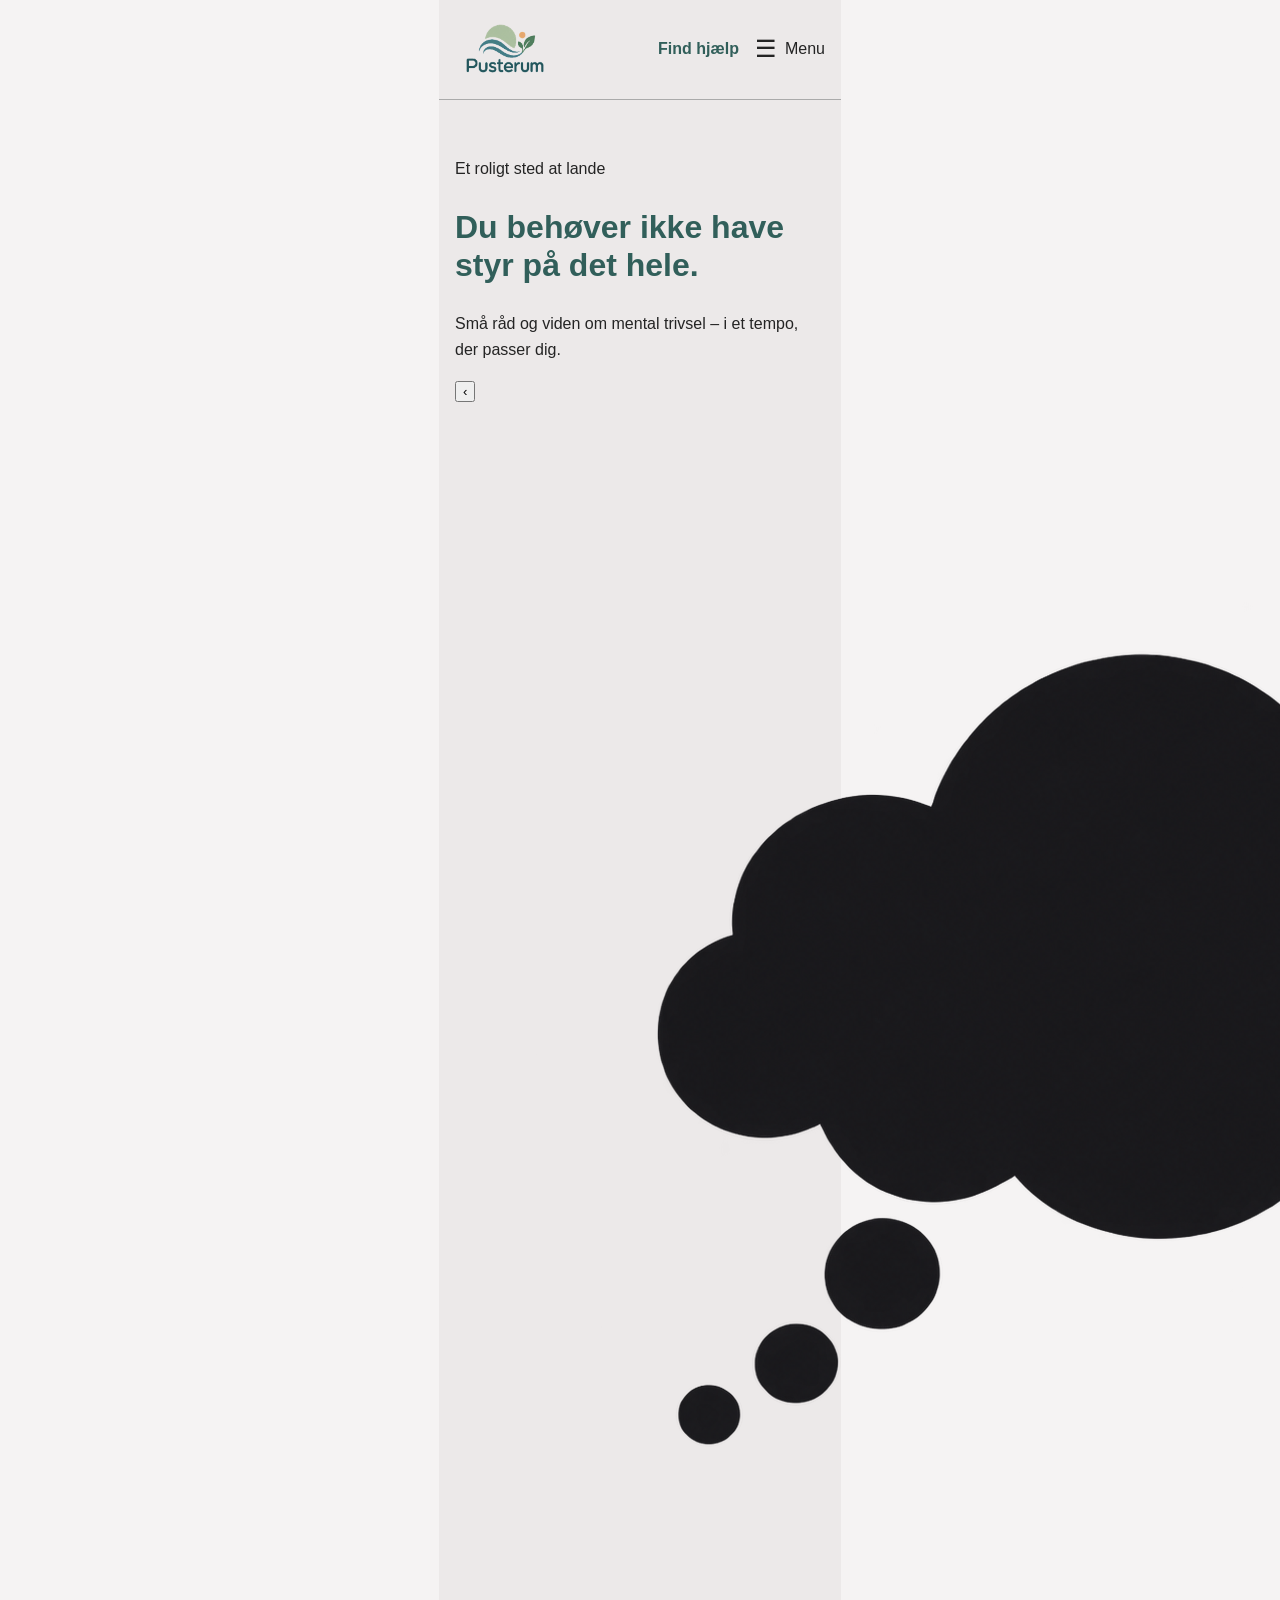
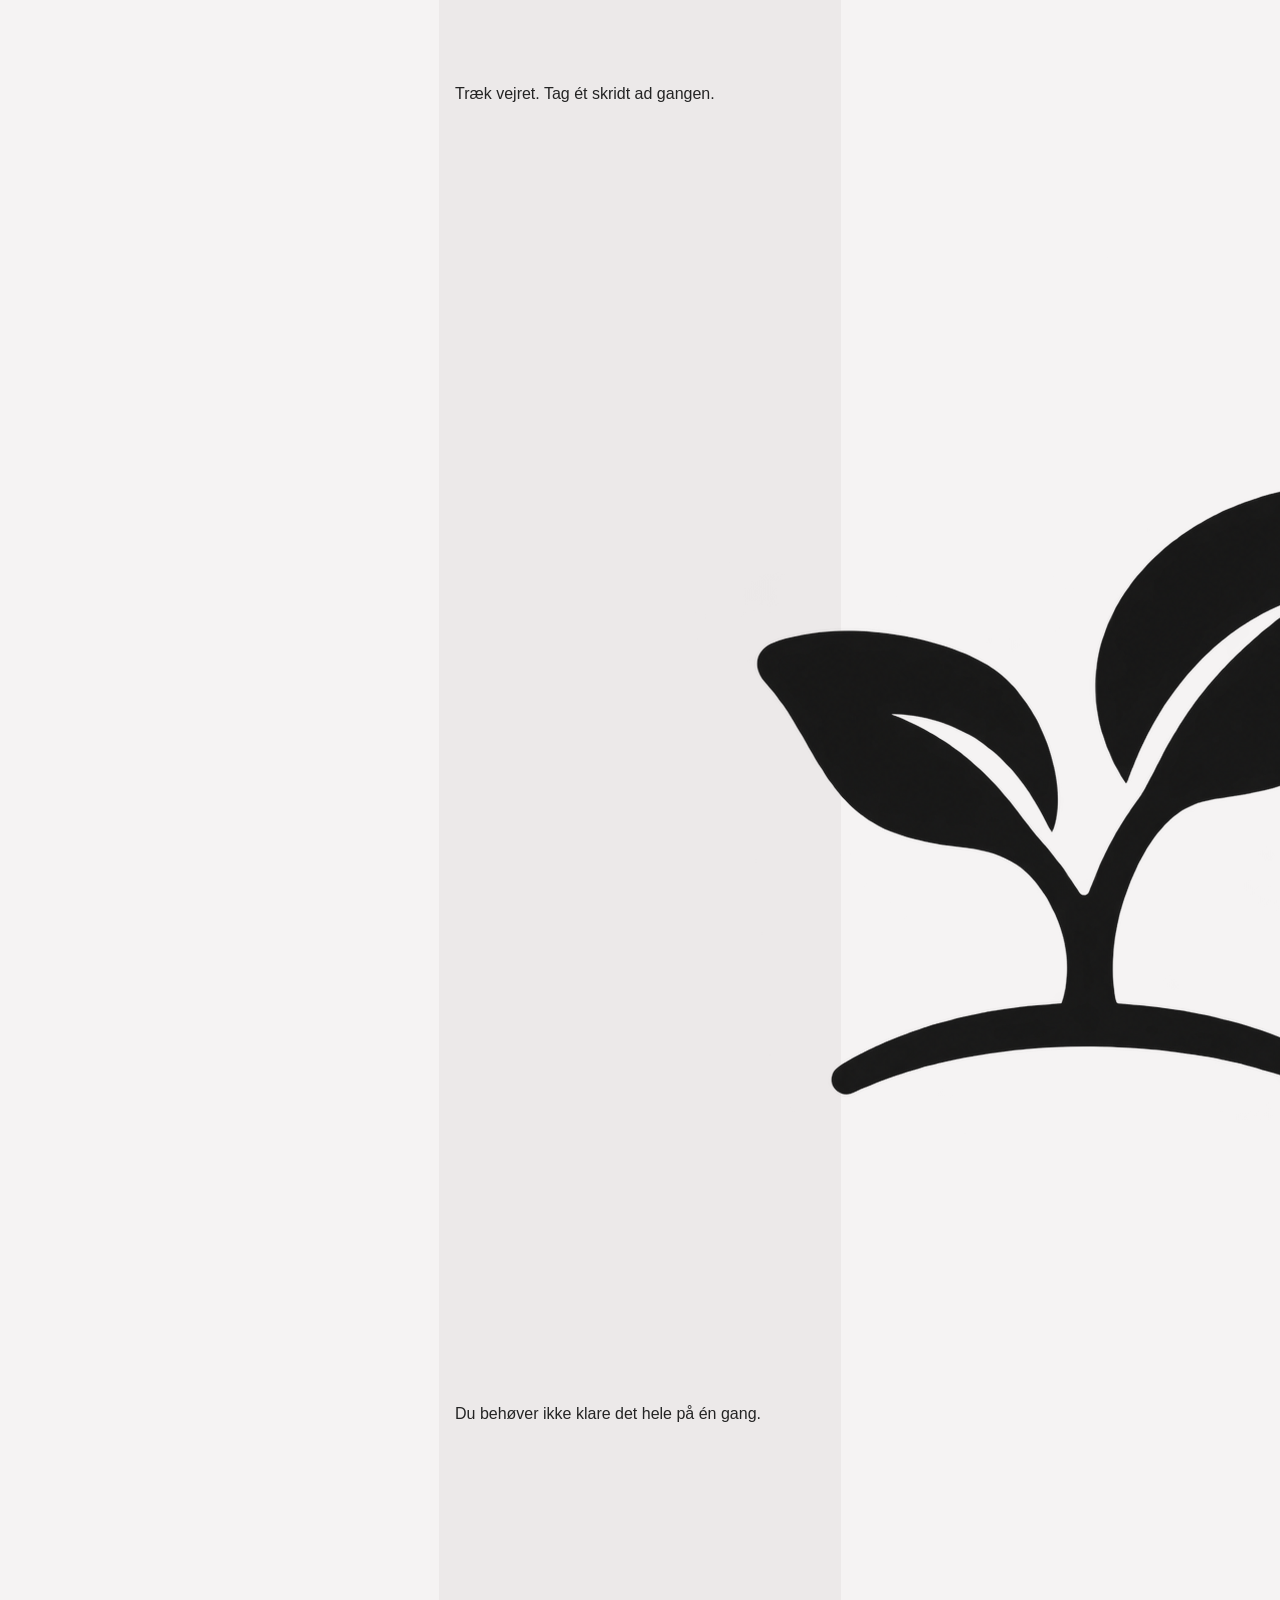
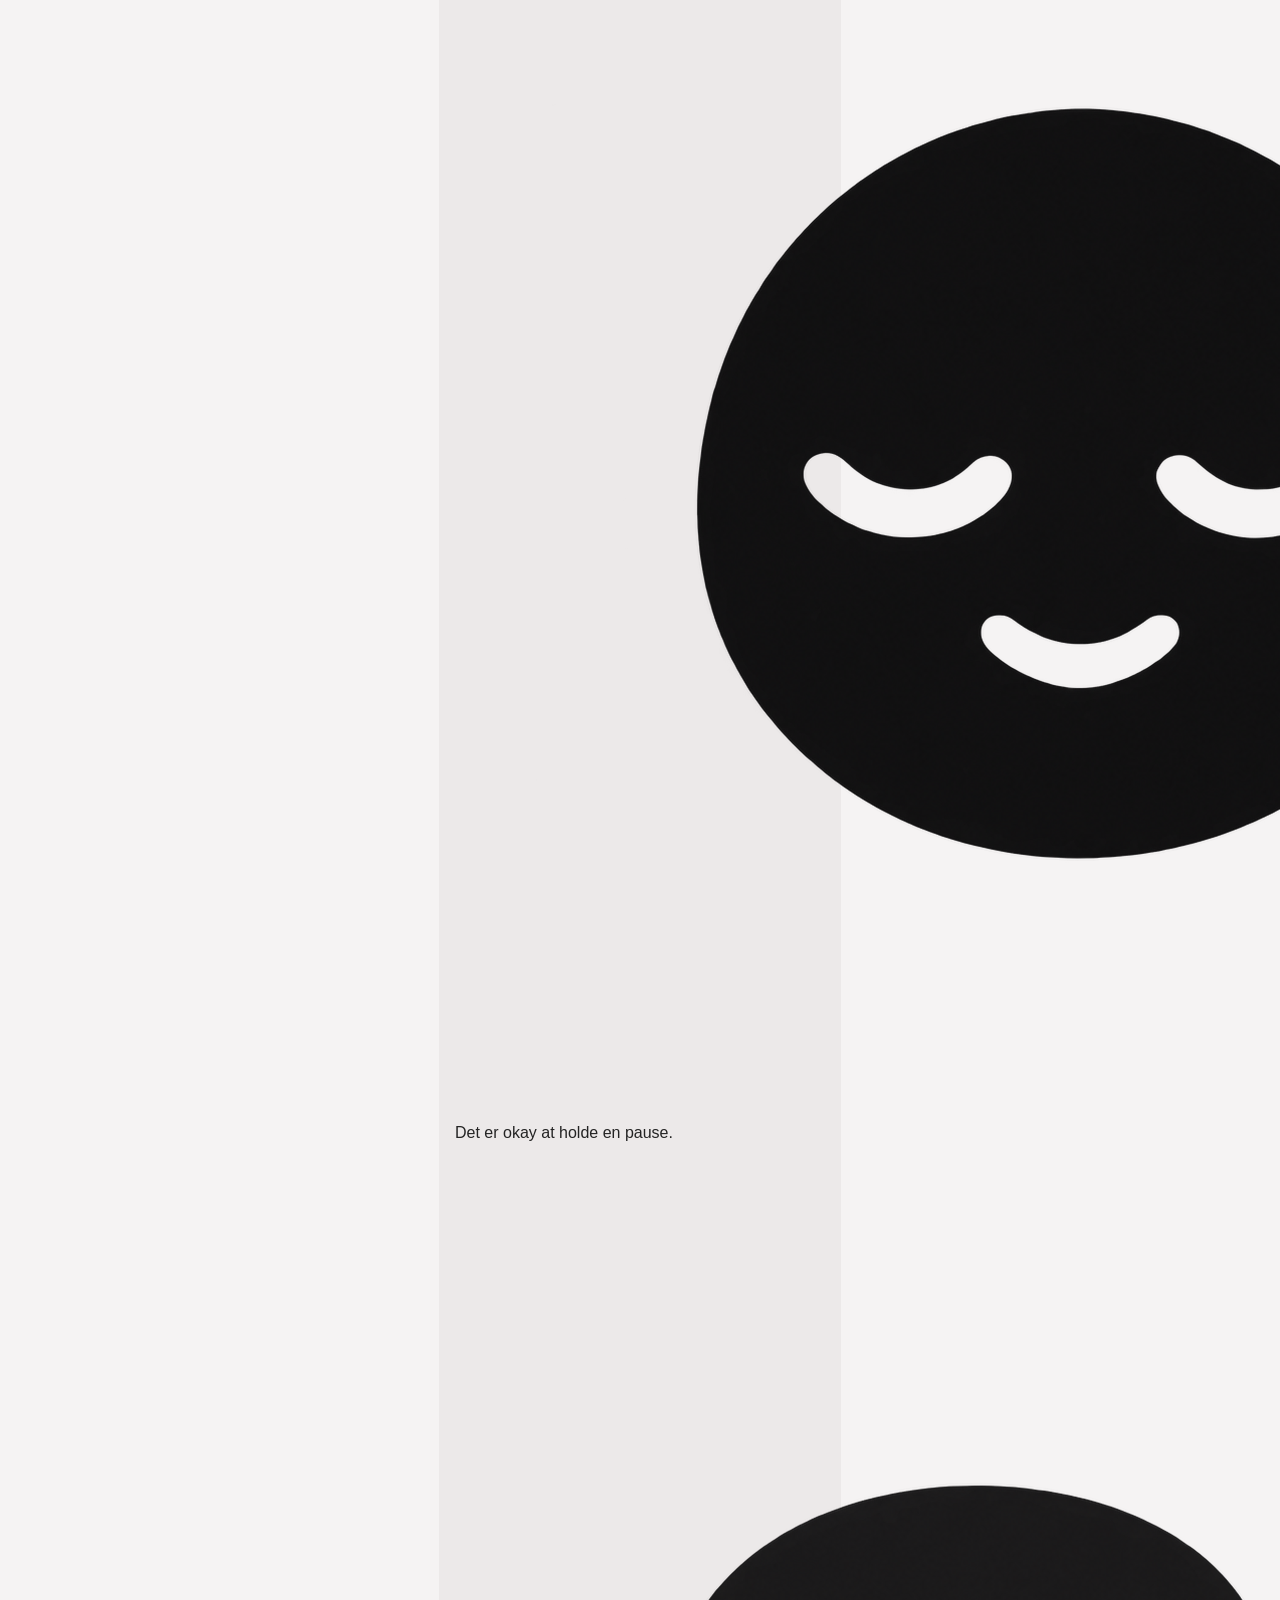
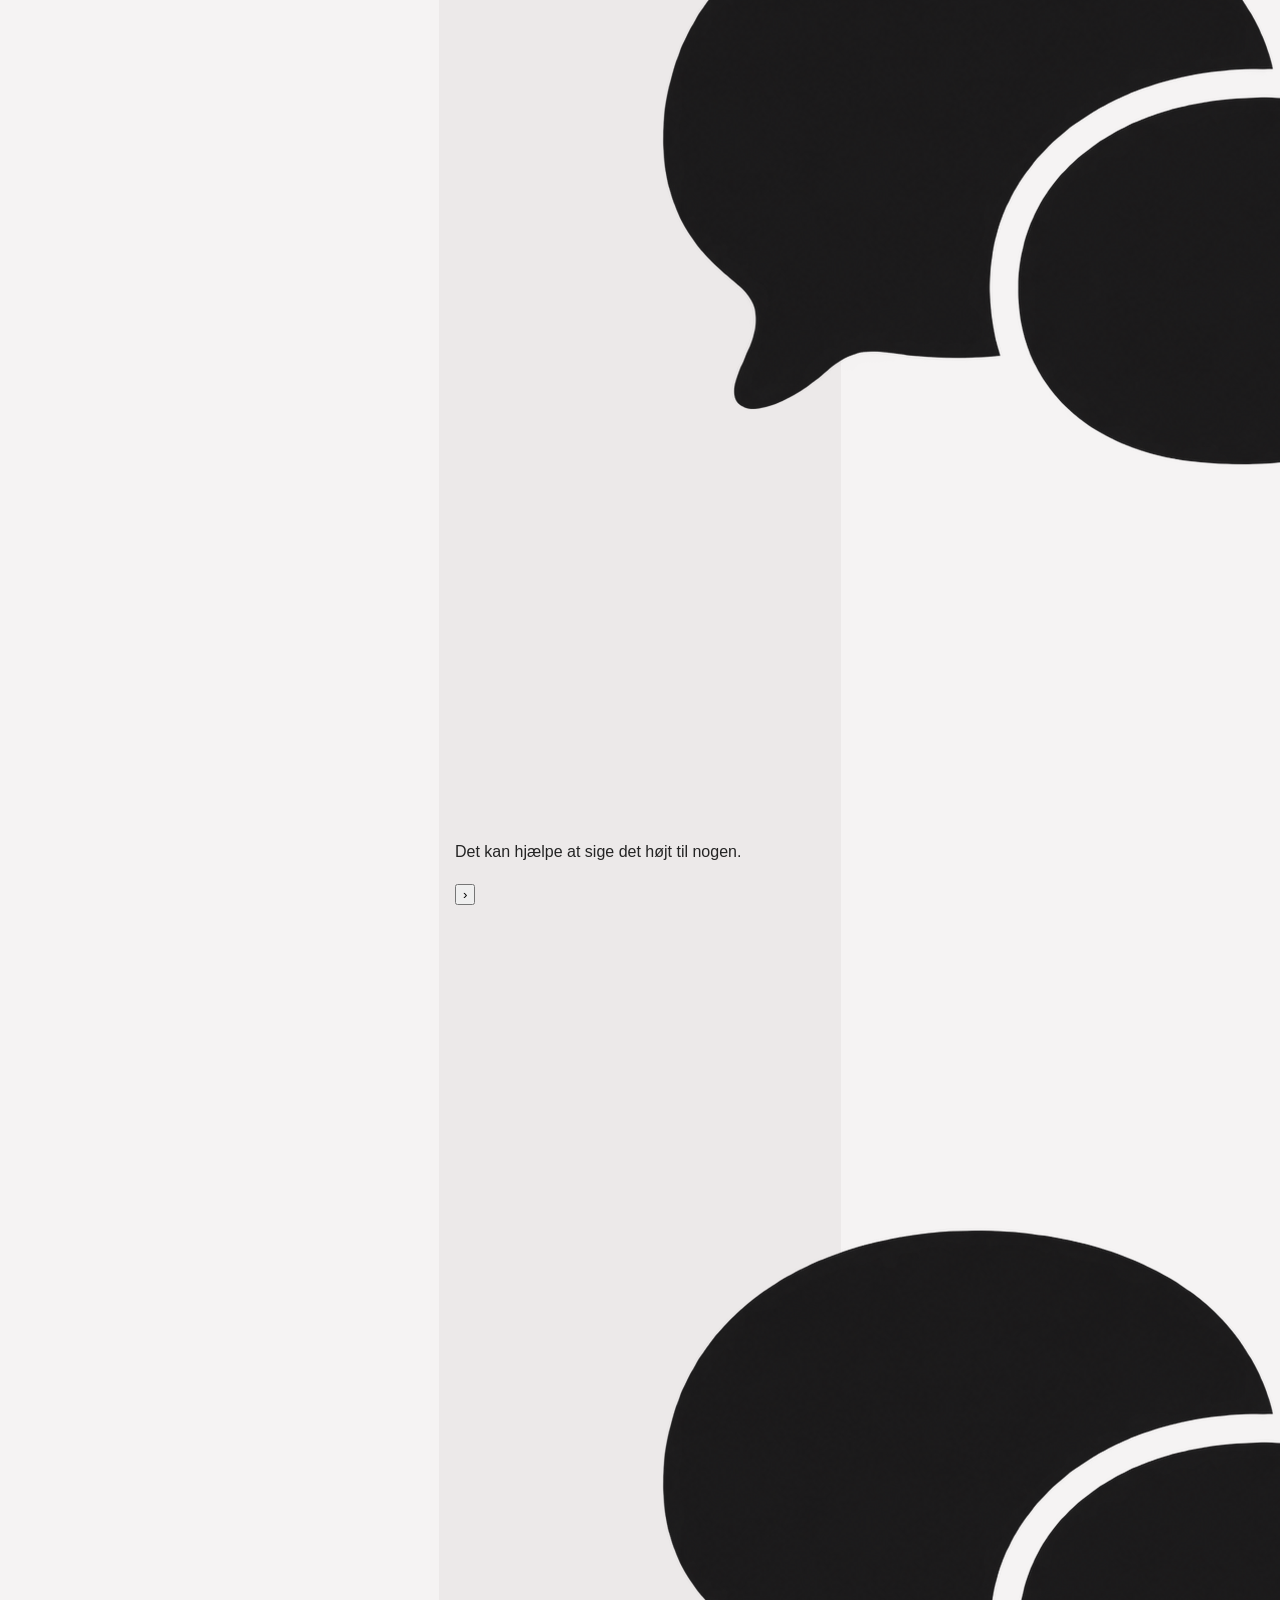
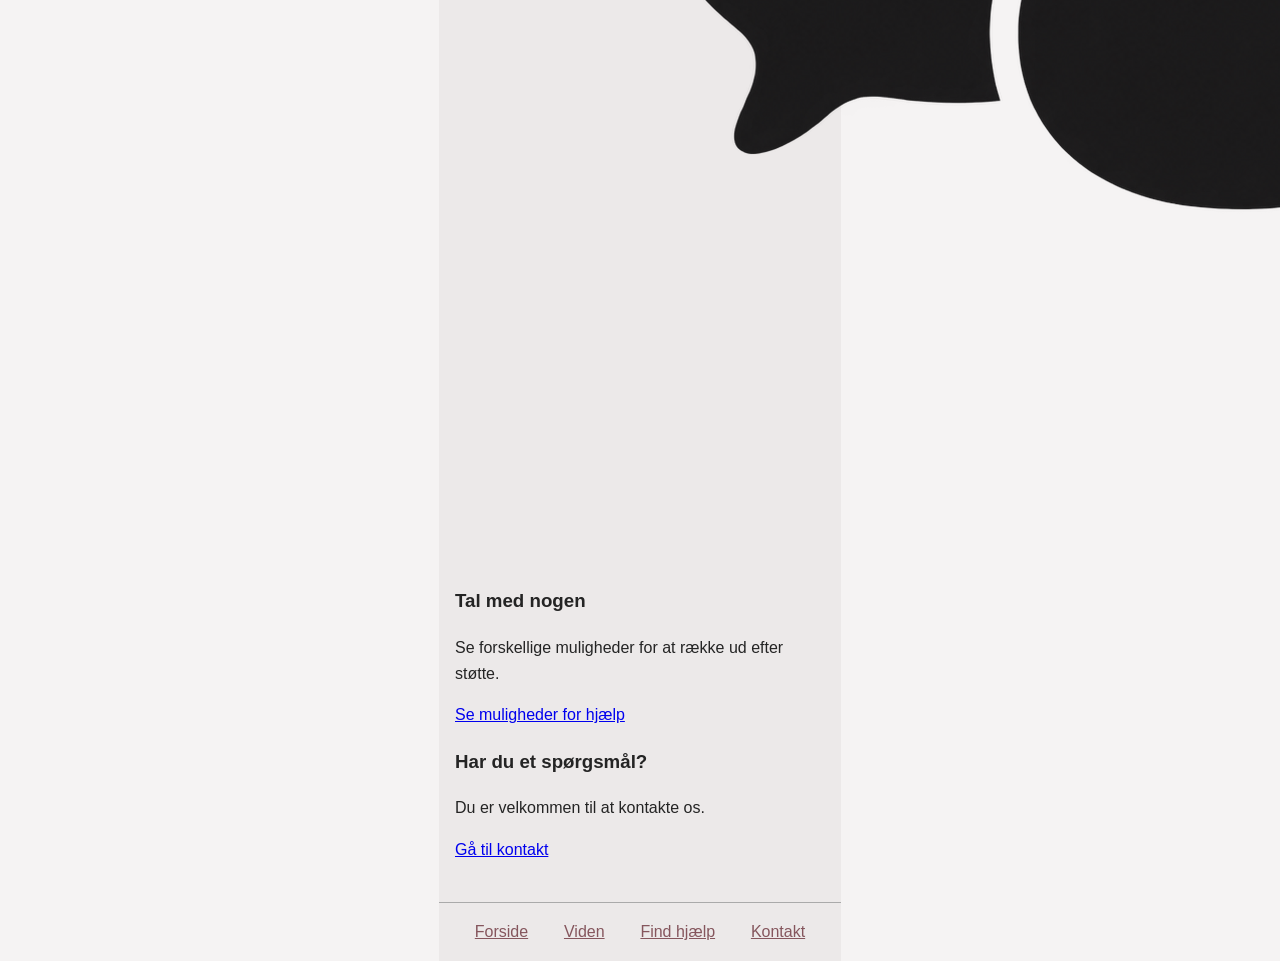
<file: index.html>
<!DOCTYPE html>
<html lang="da">
<head>
    <meta charset="UTF-8">
    <meta name="viewport" content="width=device-width, initial-scale=1.0">
    <title>Forside | Pusterum</title>
    <link rel="stylesheet" href="css/style.css">
</head>
<body>
   

    <header>
        <a href="index.html" class="logo">
            <img src="img/pusterum-logo.png" alt="">
        </a>

<a href="faa-hjaelp.html" class="help-link">Find hjælp</a>

<details class="menu">
  <summary>
    <span class="menu-icon" aria-hidden="true">☰</span>
    <span>Menu</span>
  </summary>

  <nav aria-label="Hovedmenu">
    <a href="index.html">Forside</a>
    <a href="mental-sundhed.html">Viden</a>
    <a href="kontakt.html">Kontakt</a>
  </nav>
</details>
    </header>

    <main id="indhold">
  <section class="velkomst">
    <p class="undertitel">Et roligt sted at lande</p>
    <h1>Du behøver ikke have styr på det hele.</h1>
    <p>
      Små råd og viden om mental trivsel – i et tempo, der passer dig.
    </p>

    <div class="billedboks slideshow">
      <button class="slide-pil forrige" type="button" aria-label="Vis forrige råd">‹</button>
      <div class="slides">
        <div class="slide aktiv"><img src="img/sky.png" alt="" class="velkomst-ikon"><p>Træk vejret. Tag ét skridt ad gangen.</p></div>
        <div class="slide"><img src="img/natur.png" alt="" class="velkomst-ikon"><p>Du behøver ikke klare det hele på én gang.</p></div>
        <div class="slide"><img src="img/glad.png" alt="" class="velkomst-ikon"><p>Det er okay at holde en pause.</p></div>
        <div class="slide"><img src="img/tale.png" alt="" class="velkomst-ikon"><p>Det kan hjælpe at sige det højt til nogen.</p></div>
      </div>
      <button class="slide-pil næste" type="button" aria-label="Vis næste råd">›</button>
    </div>

    <div class="valgkort">
      <img src="img/tale.png" alt="" class="kort-ikon">
      <div>
        <h3>Tal med nogen</h3>
        <p>Se forskellige muligheder for at række ud efter støtte.</p>
        <a href="faa-hjaelp.html">Se muligheder for hjælp</a>
      </div>
    </div>

    <div class="valgkort">
      <div>
        <h3>Har du et spørgsmål?</h3>
        <p>Du er velkommen til at kontakte os.</p>
        <a href="kontakt.html">Gå til kontakt</a>
      </div>
    </div>
  </section>
</main>

    <footer>
        <nav aria-label="Bundmenu">
<a href="index.html">Forside</a>
        <a href="mental-sundhed.html">Viden</a>
        <a href="faa-hjaelp.html">Find hjælp</a>
        <a href="kontakt.html">Kontakt</a>
        
        </nav>
        
    </footer>
  <script>
  const slides = document.querySelectorAll(".slide");
  const forrigeKnap = document.querySelector(".forrige");
  const næsteKnap = document.querySelector(".næste");

  let aktivSlide = 0;

  function visSlide(nytNummer) {
    slides[aktivSlide].classList.remove("aktiv");

    aktivSlide = (nytNummer + slides.length) % slides.length;

    slides[aktivSlide].classList.add("aktiv");
  }

  forrigeKnap.addEventListener("click", () => {
    visSlide(aktivSlide - 1);
  });

  næsteKnap.addEventListener("click", () => {
    visSlide(aktivSlide + 1);
  });
</script>
</body>
</html>
</file>
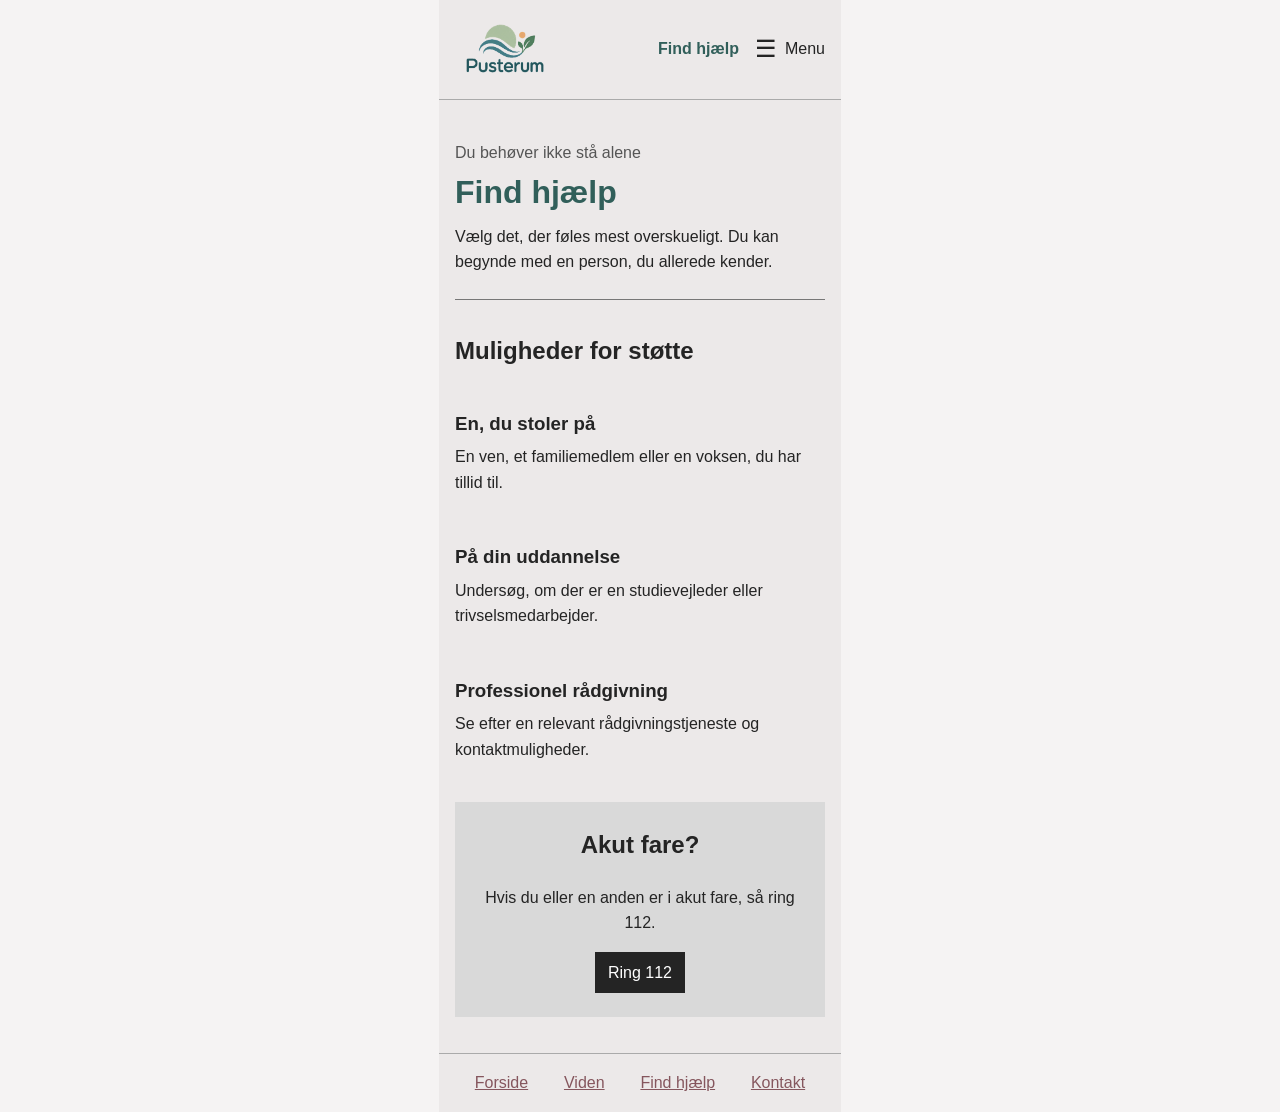
<file: faa-hjaelp.html>
<!DOCTYPE html>
<html lang="da">
<head>
    <meta charset="UTF-8">
    <meta name="viewport" content="width=device-width, initial-scale=1.0">
    <title>Find hjælp | Pusterum</title>
    <link rel="stylesheet" href="css/style.css">
</head>
<body>
   

    <header>
        <a href="index.html" class="logo">
            <img src="img/pusterum-logo.png" alt="">
        </a>

<a href="faa-hjaelp.html" class="help-link">Find hjælp</a>

<details class="menu">
  <summary>
    <span class="menu-icon" aria-hidden="true">☰</span>
    <span>Menu</span>
  </summary>

  <nav aria-label="Hovedmenu">
    <a href="index.html">Forside</a>
    <a href="mental-sundhed.html">Viden</a>
    <a href="kontakt.html">Kontakt</a>
  </nav>
</details>
    </header>

    <main id="indhold" class="hjaelp-side">
  <section class="intro-hjaelp">
    <p class="overlinje">Du behøver ikke stå alene</p>
    <h1>Find hjælp</h1>
    <p class="intro-tekst">
      Vælg det, der føles mest overskueligt. Du kan begynde med
      en person, du allerede kender.
    </p>
  </section>

  <hr class="skillelinje">

  <section class="stoette-sektion" aria-labelledby="stoette-overskrift">
    <h2 id="stoette-overskrift">Muligheder for støtte</h2>

    <div class="stoette-liste">
      <article>
        <h3>En, du stoler på</h3>
        <p>En ven, et familiemedlem eller en voksen, du har tillid til.</p>
      </article>

      <article>
        <h3>På din uddannelse</h3>
        <p>Undersøg, om der er en studievejleder eller trivselsmedarbejder.</p>
      </article>

      <article>
        <h3>Professionel rådgivning</h3>
        <p>Se efter en relevant rådgivningstjeneste og kontaktmuligheder.</p>
      </article>
    </div>
  </section>

  <aside class="akut-boks" aria-labelledby="akut-overskrift">
    <h2 id="akut-overskrift">Akut fare?</h2>
    <p>Hvis du eller en anden er i akut fare, så ring 112.</p>
    <a href="tel:112">Ring 112</a>
  </aside>

  
</main>

    <footer>
        <nav aria-label="Bundmenu">
<a href="index.html">Forside</a>
        <a href="mental-sundhed.html">Viden</a>
        <a href="faa-hjaelp.html">Find hjælp</a>
        <a href="kontakt.html">Kontakt</a>
        
        </nav>
        
    </footer>
    <script>
  const slides = document.querySelectorAll(".slide");
  let nuvaerendeSlide = 0;

  function visSlide(index) {
    slides[nuvaerendeSlide].classList.remove("aktiv");

    nuvaerendeSlide = (index + slides.length) % slides.length;

    slides[nuvaerendeSlide].classList.add("aktiv");
    
  }

  document.querySelector("#forrige").addEventListener("click", function () {
    visSlide(nuvaerendeSlide - 1);
  });

  document.querySelector("#naeste").addEventListener("click", function () {
    visSlide(nuvaerendeSlide + 1);
  });
</script>
</body>
</html>
</file>
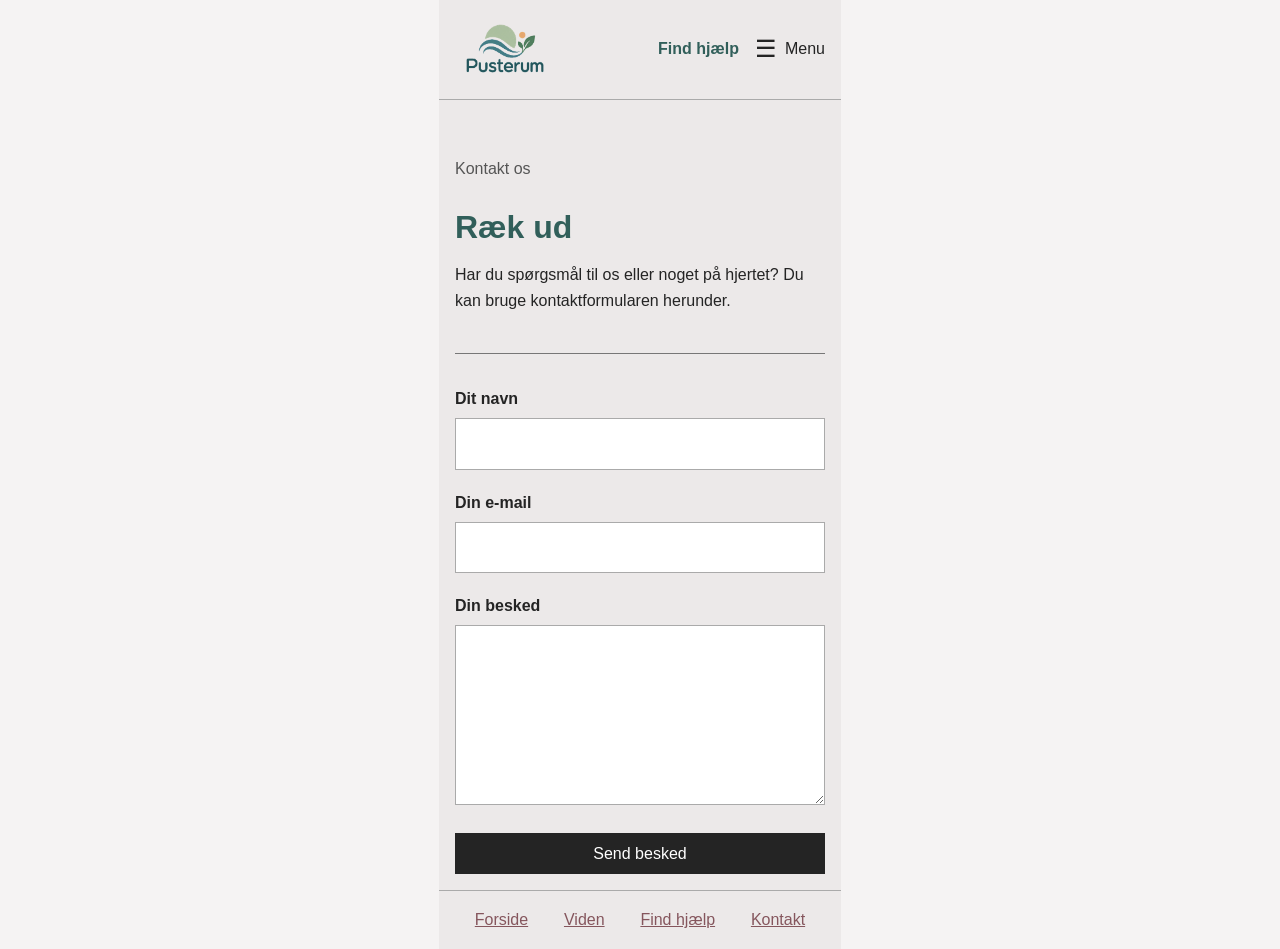
<file: kontakt.html>
<!DOCTYPE html>
<html lang="da">
<head>
  <meta charset="UTF-8">
  <meta name="viewport" content="width=device-width, initial-scale=1.0">
  <title>Kontakt | Pusterum</title>
  <link rel="stylesheet" href="css/style.css">
</head>

<body>
  

  <header>
    <a href="index.html" class="logo">
      <img src="img/pusterum-logo.png" alt="Pusterum">
    </a>

    <a href="faa-hjaelp.html" class="help-link">Find hjælp</a>

    <details class="menu">
      <summary>
        <span class="menu-icon" aria-hidden="true">☰</span>
        <span>Menu</span>
      </summary>

      <nav aria-label="Hovedmenu">
        <a href="index.html">Forside</a>
        <a href="mental-sundhed.html">Viden</a>
        <a href="kontakt.html" aria-current="page">Kontakt</a>
      </nav>
    </details>
  </header>

  <main id="indhold" class="kontakt-side">
    <section class="kontakt-intro">
      <p class="overlinje">Kontakt os</p>
      <h1>Ræk ud</h1>
      <p>
        Har du spørgsmål til os eller noget på hjertet?
        Du kan bruge kontaktformularen herunder.
      </p>
    </section>

    <hr class="skillelinje">

    <form class="kontakt-form">
      <div>
        <label for="navn">Dit navn</label>
        <input type="text" id="navn" name="navn" autocomplete="name" required>
      </div>

      <div>
        <label for="email">Din e-mail</label>
        <input type="email" id="email" name="email" autocomplete="email" required>
      </div>

      <div>
        <label for="besked">Din besked</label>
        <textarea id="besked" name="besked" rows="6" required></textarea>
      </div>

      <button class="kontakt-knap" type="button">Send besked</button>
    </form>
  </main>

  <footer>
    <nav aria-label="Bundmenu">
      <a href="index.html">Forside</a>
      <a href="mental-sundhed.html">Viden</a>
      <a href="faa-hjaelp.html">Find hjælp</a>
      <a href="kontakt.html" aria-current="page">Kontakt</a>
    </nav>
  </footer>
</body>
</html>
</file>
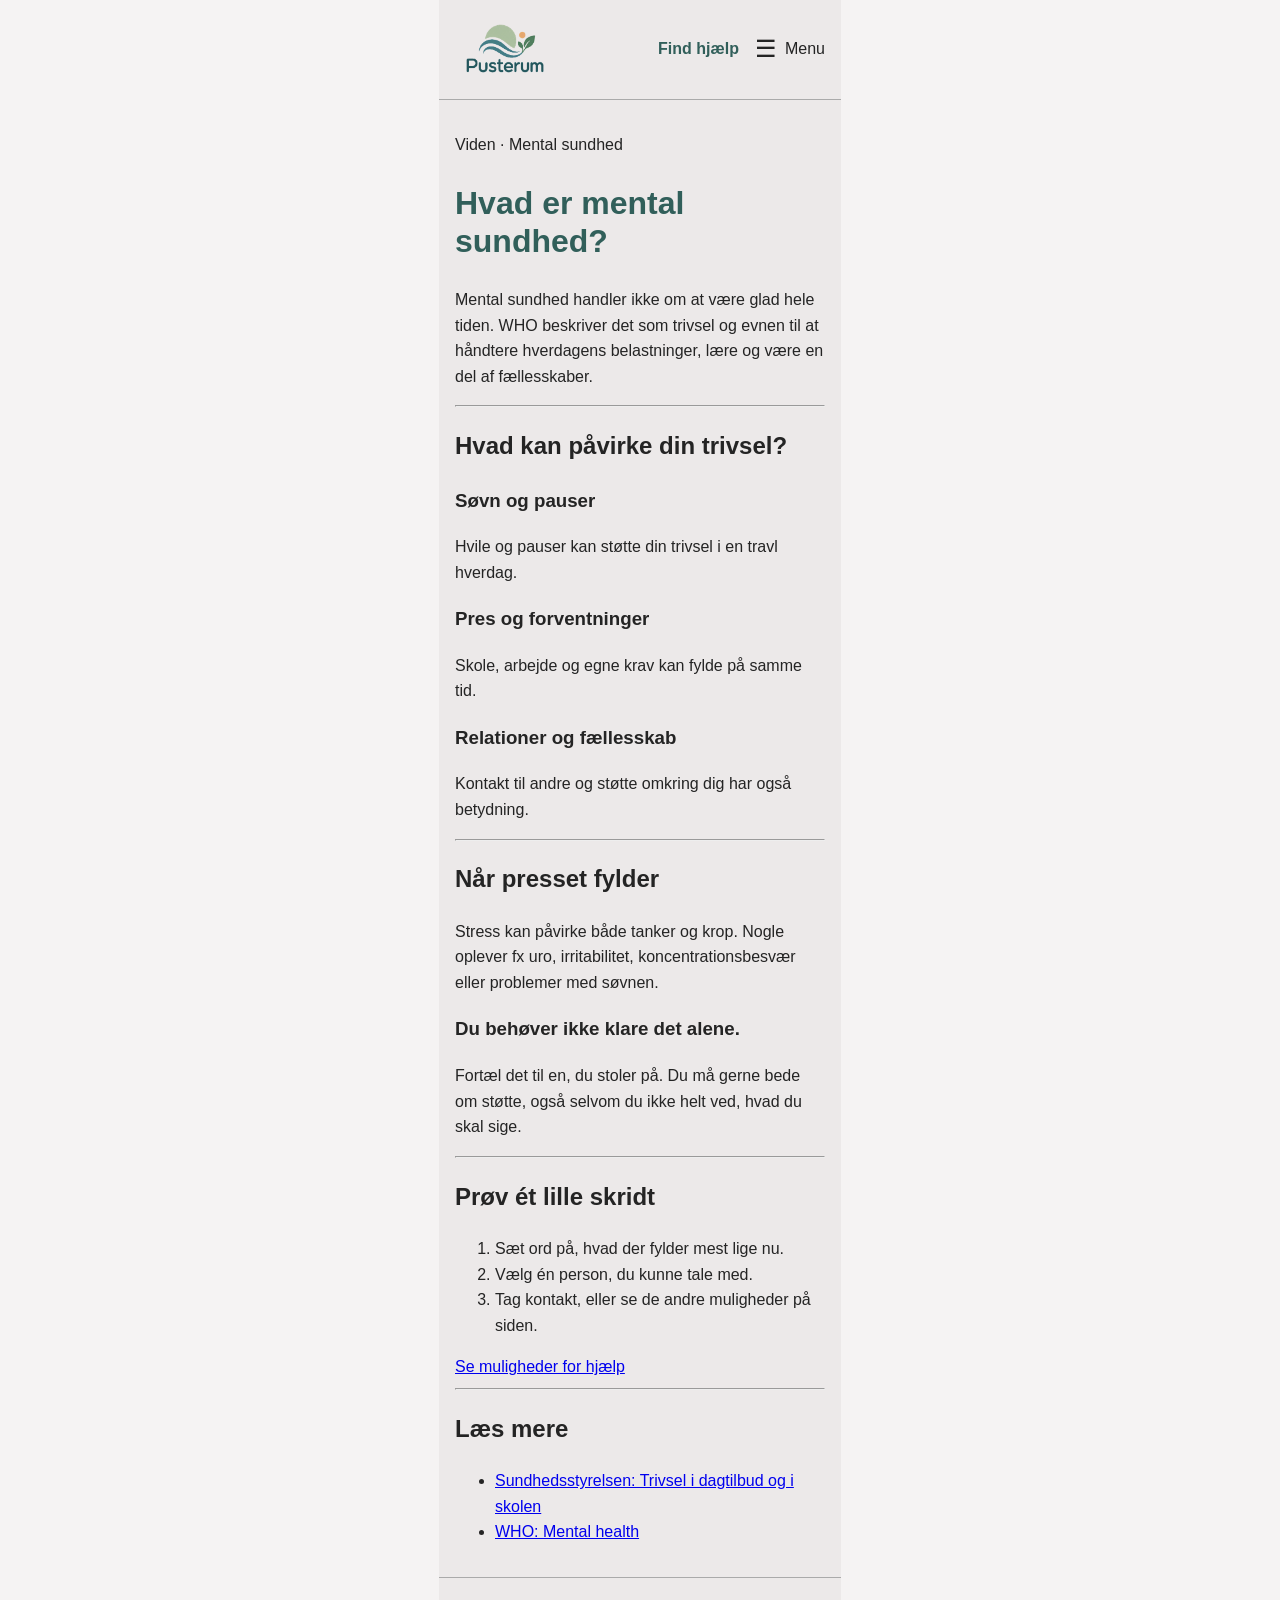
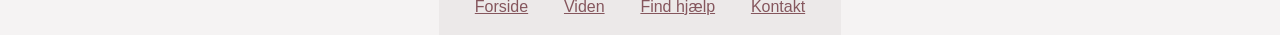
<file: mental-sundhed.html>
<!DOCTYPE html>
<html lang="da">
<head>
  <meta charset="UTF-8">
  <meta name="viewport" content="width=device-width, initial-scale=1.0">
  <title>Mental sundhed | Pusterum</title>
  <link rel="stylesheet" href="css/style.css">
</head>
<body>


  <header>
    <a href="index.html" class="logo">
    <img src="img/pusterum-logo.png" alt="Pusterum">
  </a>

   <a href="faa-hjaelp.html" class="help-link">Find hjælp</a>

<details class="menu">
  <summary>
    <span class="menu-icon" aria-hidden="true">☰</span>
    <span>Menu</span>
  </summary>

  <nav aria-label="Hovedmenu">
    <a href="index.html">Forside</a>
    <a href="mental-sundhed.html" aria-current="page">Viden</a>
    <a href="kontakt.html">Kontakt</a>
  </nav>
</details>
 
  </header>

  <main id="indhold">
    <p>Viden · Mental sundhed</p>

    <section>
      <h1>Hvad er mental sundhed?</h1>
      <p>
        Mental sundhed handler ikke om at være glad hele tiden.
        WHO beskriver det som trivsel og evnen til at håndtere hverdagens
        belastninger, lære og være en del af fællesskaber.
      </p>
    </section>


<hr class="skillelinje">

<section>
  <h2>Hvad kan påvirke din trivsel?</h2>
  <h3>Søvn og pauser</h3>
  <p>Hvile og pauser kan støtte din trivsel i en travl hverdag.</p>
  <h3>Pres og forventninger</h3>
  <p>Skole, arbejde og egne krav kan fylde på samme tid.</p>

  <h3>Relationer og fællesskab</h3>
  <p>Kontakt til andre og støtte omkring dig har også betydning.</p>
</section>


<hr class="skillelinje">

<section>
  <h2>Når presset fylder</h2>
  <p>Stress kan påvirke både tanker og krop. Nogle oplever fx uro,
        irritabilitet, koncentrationsbesvær eller problemer med søvnen.</p>

        <aside>
          <h3>Du behøver ikke klare det alene.</h3>
          <p>Fortæl det til en, du stoler på. Du må gerne bede om støtte,
          også selvom du ikke helt ved, hvad du skal sige.</p>
        </aside>
</section>


<hr class="skillelinje">

<section>
  <h2>Prøv ét lille skridt</h2>
  <ol>
    <li>Sæt ord på, hvad der fylder mest lige nu.</li>
    <li>Vælg én person, du kunne tale med.</li>
    <li>Tag kontakt, eller se de andre muligheder på siden.</li>
  </ol>

  <a href="faa-hjaelp.html">Se muligheder for hjælp</a>
</section>


<hr class="skillelinje">

<section>
  <h2>Læs mere</h2>
  <ul>
    <li>
      <a href="https://www.sst.dk/vidensbase/forebyggelse/mental-sundhed/fakta-om-mental-sundhed/mental-sundhed-blandt-boern-og-unge/trivsel-i-dagtilbud-og-i-skolen">
  Sundhedsstyrelsen: Trivsel i dagtilbud og i skolen
</a>

    </li>
    <li>
      <a href="https://www.who.int/health-topics/mental-health">WHO: Mental health</a>
    </li>
  </ul>
</section>
  </main>

  <footer>
    <nav aria-label="Bundmenu">
      <a href="index.html">Forside</a>
      <a href="mental-sundhed.html">Viden</a>
      <a href="faa-hjaelp.html">Find hjælp</a>
      <a href="kontakt.html">Kontakt</a>
      </nav>
  </footer>
</body>
</html>
</file>
<file: css/style.css>
body {
 font-family: "Iosevka Charon", "Trebuchet MS", Arial, sans-serif;
  background-color: #f5f7f3;
  color: #263b39;
}

h1 {
  color: #315f5a;
}

:root {
  --baggrund: #f5f3f3;
  --flade: #ece9e9;
  --tekst: #242424;
  --dæmpet-tekst: #555;
  --teal: #315f5a;
  --rosa: #85565d;
}

* {
  box-sizing: border-box;
}

body {
  margin: 0;
  background: var(--baggrund);
  color: var(--tekst);
  font-family: "Iosevka Charon", "Trebuchet MS", Arial, sans-serif;
  line-height: 1.6;
}

header,
main,
footer {
  width: min(100%, 402px);
  margin: 0 auto;
  padding: 1rem;
  background: var(--flade);
}

header {
  display: flex;
  flex-wrap: wrap;
  justify-content: space-between;
  align-items: center;
  gap: 1rem;
  border-bottom: 1px solid #aaa;
}

header > a {
  color: var(--teal);
  font-weight: bold;
  text-decoration: none;
}

nav {
  display: flex;
  flex-wrap: wrap;
  gap: 1rem;
}

nav a,
footer a {
  color: var(--rosa);
}

main section:first-child {
  padding: 1.5rem 0;
}

h1 {
  font-size: 2rem;
  line-height: 1.2;
}

main section:first-child > a {
  display: inline-block;
  margin: 0.5rem 0.5rem 0.5rem 0;
  padding: 0.5rem 0.8rem;
}

main section:first-child > a:first-of-type {
  background: var(--tekst);
  color: white;
  text-decoration: none;
}

main section + section {
  padding: 1rem 0;
}

article {
  margin: 1.5rem 0;
}

footer {
  border-top: 1px solid #aaa;
}

footer nav {
  display: flex;
  width: 100%;
  justify-content: space-evenly;
}

header {
  display: flex;
  align-items: center;
  justify-content: space-between;
  gap: 1rem;
  position: relative;
}

.help-link {
  margin-left: auto;
}

.menu {
  position: relative;
}

.menu summary {
  display: flex;
  align-items: center;
  gap: 0.5rem;
  cursor: pointer;
  list-style: none;
}

.menu summary::-webkit-details-marker {
  display: none;
}

.menu-icon {
  font-size: 1.5rem;
}

.menu nav {
  position: absolute;
  top: 100%;
  right: 0;
  display: grid;
  gap: 1rem;
  min-width: 10rem;
  padding: 1rem;
  background: #f5f2f3;
  border: 1px solid #aaa;
  z-index: 10;
}

.budskab {
  text-align: center;
  background-color: #d9d9d9;
  padding: 1.5rem;
  margin: 2rem 0;
   border: 1px solid #b8b8b8;
}

.budskab img {
  display: block;
  width: 88px;
  height: 88px;
  object-fit: contain;
  margin: 0 auto 0.75rem;
 
}

.budskab .slide {
  display: none;
}

.budskab .slide.aktiv {
  display: block;
}

.slide.aktiv {
  display: block;
}

.budskab {
  position: relative;
}

.slide-knap {
  position: absolute;
  top: 50%;
  transform: translateY(-50%);
  font-size: 1.5rem;
  cursor: pointer;
}

.slide-knap.forrige {
  left: 0.5rem;
}

.slide-knap.naeste {
  right: 0.5rem;
}

header {
  display: flex;
  align-items: center;
  justify-content: space-between;
}

.logo {
  margin-right: auto;
}

.logo img {
  display: block;
  width: 100px;
  height: auto;
}

.hjaelp-side .intro-hjaelp {
  padding: 1.5rem 0;
}

.hjaelp-side .overlinje {
  margin: 0 0 0.5rem;
  color: var(--dæmpet-tekst);
}

.hjaelp-side h1 {
  margin: 0 0 0.75rem;
}

.hjaelp-side .intro-tekst {
  margin: 0;
}

.hjaelp-side .skillelinje {
  border: 0;
  border-top: 1px solid #777;
  margin: 0 0 2rem;
}

.hjaelp-side .stoette-sektion {
  padding: 0;
}

.stoette-liste {
  display: grid;
  gap: 1.75rem;
}

.stoette-liste article {
  margin: 0;
}

.stoette-liste h3 {
  margin-bottom: 0.35rem;
}

.stoette-liste p {
  margin: 0;
}

.akut-boks {
  margin: 2.5rem 0 1.25rem;
  padding: 1.5rem;
  background-color: #d9d9d9;
  text-align: center;
}

.akut-boks h2 {
  margin-top: 0;
}

.akut-boks a,
.kontakt-knap {
  display: inline-block;
  padding: 0.5rem 0.8rem;
  background-color: var(--tekst);
  color: white;
  text-decoration: none;
}

.kontakt-side .kontakt-intro {
  padding: 1.5rem 0;
}

.kontakt-side .overlinje {
  margin-bottom: 0.5rem;
  color: var(--dæmpet-tekst);
}

.kontakt-side h1 {
  margin-bottom: 0.75rem;
}

.kontakt-side .skillelinje {
  border: 0;
  border-top: 1px solid #777;
  margin: 0 0 2rem;
}

.kontakt-form {
  display: grid;
  gap: 1.25rem;
}

.kontakt-form label {
  display: block;
  margin-bottom: 0.4rem;
  font-weight: bold;
}

.kontakt-form input,
.kontakt-form textarea {
  width: 100%;
  padding: 0.75rem;
  border: 1px solid #aaa;
  background: white;
  color: var(--tekst);
  font: inherit;
}

.kontakt-form textarea {
  resize: vertical;
}

.kontakt-form button {
  border: 0;
  font: inherit;
  cursor: pointer;
}

.kontakt-form input:focus-visible,
.kontakt-form textarea:focus-visible,
.kontakt-form button:focus-visible {
  outline: 3px solid var(--teal);
  outline-offset: 2px;
}
</file>
